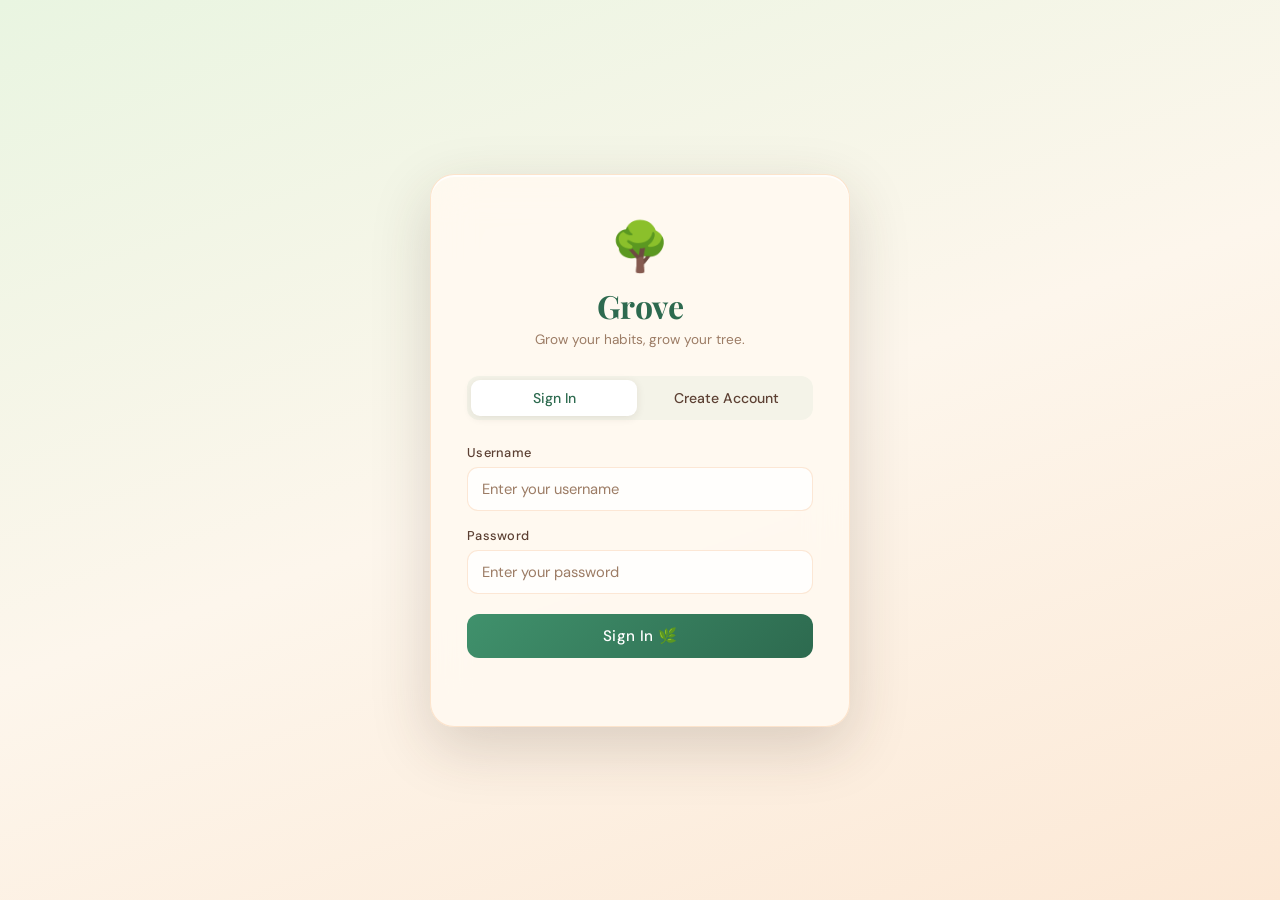
<file: index.html>
<!DOCTYPE html>
<html lang="en">
<head>
  <meta charset="UTF-8" />
  <meta name="viewport" content="width=device-width, initial-scale=1.0" />
  <title>Grove — Daily Growth Tracker</title>
  <link rel="stylesheet" href="style.css" />
  <link rel="icon" type="image/svg+xml" href="data:image/svg+xml,<svg xmlns='http://www.w3.org/2000/svg' viewBox='0 0 100 100'><text y='.9em' font-size='90'>🌳</text></svg>" />
  <link rel="preconnect" href="https://fonts.googleapis.com">
  <link href="https://fonts.googleapis.com/css2?family=Playfair+Display:ital,wght@0,500;0,700;1,500&family=DM+Sans:wght@300;400;500&display=swap" rel="stylesheet">
</head>
<body>

<!-- ANIMATED BACKGROUND (visible on login) -->
<div class="bg-scene" id="bg-scene">
  <div class="bg-cloud"></div>
  <div class="bg-cloud"></div>
  <div class="bg-cloud"></div>
</div>

<!-- ══════════════════════════════════════ -->
<!--               LOGIN PAGE              -->
<!-- ══════════════════════════════════════ -->
<div id="login-page" style="display:none;">
  <div class="login-card">
    <div class="login-logo">
      <span class="tree-icon">🌳</span>
      <h1>Grove</h1>
      <p>Grow your habits, grow your tree.</p>
    </div>

    <!-- Tabs -->
    <div class="tab-row">
      <button class="tab-btn active" data-tab="tab-login">Sign In</button>
      <button class="tab-btn" data-tab="tab-register">Create Account</button>
    </div>

    <!-- LOGIN PANEL -->
    <div id="tab-login" class="tab-panel">
      <div class="form-group">
        <label for="login-username">Username</label>
        <input type="text" id="login-username" placeholder="Enter your username" autocomplete="username" />
      </div>
      <div class="form-group">
        <label for="login-password">Password</label>
        <input type="password" id="login-password" placeholder="Enter your password" autocomplete="current-password" />
      </div>
      <button class="btn-primary" id="btn-login">Sign In 🌿</button>
      <div class="form-error" id="login-error"></div>
    </div>

    <!-- REGISTER PANEL -->
    <div id="tab-register" class="tab-panel" style="display:none;">
      <div class="form-group">
        <label for="reg-username">Choose a Username</label>
        <input type="text" id="reg-username" placeholder="e.g. naturelover" autocomplete="username" />
      </div>
      <div class="form-group">
        <label for="reg-password">Password</label>
        <input type="password" id="reg-password" placeholder="Min 4 characters" autocomplete="new-password" />
      </div>
      <div class="form-group">
        <label for="reg-confirm">Confirm Password</label>
        <input type="password" id="reg-confirm" placeholder="Repeat your password" autocomplete="new-password" />
      </div>
      <button class="btn-primary" id="btn-register">Plant Your Seed 🌱</button>
      <div class="form-error" id="reg-error"></div>
    </div>
  </div>
</div>

<!-- ══════════════════════════════════════ -->
<!--                MAIN APP               -->
<!-- ══════════════════════════════════════ -->
<div id="app-page" style="display:none;">

  <!-- HEADER -->
  <header class="site-header">
    <div class="logo">🌿 Grove</div>
    <div class="header-meta">
      <span id="current-date-display"></span>
      <div class="streak-badge" id="streak-badge">
        <span class="flame">🔥</span>
        <span id="streak-count">0</span> day streak
      </div>
      <!-- XP Bar -->
      <div class="xp-bar-wrap">
        <div class="xp-bar-bg">
          <div class="xp-bar-fill" id="xp-bar-fill" style="width:0%"></div>
        </div>
        <span class="xp-label" id="xp-label-text">0 XP</span>
      </div>
      <div class="topbar-user-right">
        <div class="avatar" id="user-avatar">U</div>
        <span class="user-name" id="user-display-name">User</span>
        <button class="logout-btn" id="logout-btn">Sign out</button>
      </div>
    </div>
  </header>

  <!-- MAIN LAYOUT -->
  <main class="app-layout">

    <!-- LEFT: TASKS PANEL -->
    <section class="tasks-panel glass-card">
      <div class="panel-header">
        <h2>Today's Rituals</h2>
        <p class="subtext">Complete tasks to grow your tree</p>
      </div>

      <div id="task-list" class="task-list"></div>

      <div class="add-task-area">
        <input type="text" id="new-task-input" placeholder="Add a new ritual…" maxlength="60"/>
        <button id="add-task-btn" id="btn-add-task">＋</button>
      </div>

      <div class="daily-progress-bar-wrap">
        <div class="daily-progress-label">
          <span>Daily Progress</span>
          <span id="progress-fraction">0/0</span>
        </div>
        <div class="progress-track">
          <div class="progress-fill" id="progress-fill"></div>
        </div>
      </div>

      <button class="btn-claim" id="day-complete-btn" disabled>
        ✅ Mark Day Complete
      </button>

      <!-- HOW IT WORKS -->
      <div class="how-it-works">
        <h3>🌱 How it Works</h3>
        <div class="how-steps">
          <div>✅ <strong>Check off tasks</strong> — your tree grows</div>
          <div>📅 <strong>Complete all daily</strong> — earn streak days</div>
          <div>🏆 <strong>3 consecutive weeks</strong> — tree bears fruit!</div>
          <div>🍎 <strong>Claim the fruit</strong> — unlock a reward</div>
        </div>
      </div>
    </section>

    <!-- CENTER: TREE STAGE -->
    <section class="tree-stage">
      <div class="sky-bg">
        <div class="cloud c1"></div>
        <div class="cloud c2"></div>
        <div class="cloud c3"></div>
      </div>

      <div class="tree-container" id="tree-container">
        <!-- Tree SVG injected by JS -->
      </div>

      <div class="ground"></div>

      <div class="tree-status-card glass-card">
        <div class="tree-level-badge" id="tree-level-badge">🌱 Seed</div>
        <div class="tree-week-info">
          Week <span id="week-number">1</span> of 3
          <div class="week-dots" id="week-dots"></div>
        </div>
      </div>

      <!-- Stats Row (overlaid on tree section) -->
      <div class="stats-row" id="stats-row">
        <div class="stat-box">
          <span class="stat-val" id="stat-streak">0</span>
          <span class="stat-lbl">🔥 Streak</span>
        </div>
        <div class="stat-box">
          <span class="stat-val" id="stat-weeks">0</span>
          <span class="stat-lbl">📅 Weeks</span>
        </div>
        <div class="stat-box">
          <span class="stat-val" id="stat-xp">0</span>
          <span class="stat-lbl">⭐ XP</span>
        </div>
      </div>

      <!-- FRUIT CLAIM POPUP -->
      <div class="fruit-popup" id="fruit-popup" style="display:none;">
        <div class="fruit-popup-inner">
          <div class="fruit-anim">🍎</div>
          <h3>Your Tree Bears Fruit!</h3>
          <p>You've completed <strong>3 weeks</strong> of daily rituals. A reward has ripened for you!</p>
          <button class="btn-harvest" id="btn-claim-voucher">🎁 Claim Your Voucher</button>
        </div>
      </div>
    </section>

    <!-- RIGHT: PROGRESS & VOUCHERS -->
    <section class="progress-panel glass-card">
      <div class="panel-header">
        <h2>Your Grove</h2>
        <p class="subtext">History & rewards</p>
      </div>

      <!-- Weekly Calendar -->
      <div class="week-calendar" id="week-calendar"></div>

      <!-- Month Track -->
      <div class="month-progress-section">
        <h3>This Month</h3>
        <div class="month-grid" id="month-grid"></div>
      </div>

      <!-- Week Streak (7-day) -->
      <div class="week-streak-section">
        <h3>This Week</h3>
        <div class="week-streak" id="week-streak"></div>
      </div>

      <!-- Milestone Track -->
      <div class="milestone-section">
        <h3>Fruit Milestones</h3>
        <div class="month-track" id="month-track"></div>
      </div>

      <!-- Voucher Wallet -->
      <div class="voucher-section">
        <h3>🎟 Voucher Wallet</h3>
        <div id="voucher-list" class="voucher-list">
          <p class="empty-voucher">Complete 3 weeks to earn your first voucher!</p>
        </div>
      </div>
    </section>

  </main>
</div>

<!-- CONFETTI CANVAS -->
<canvas id="confetti-canvas"></canvas>

<!-- VOUCHER MODAL -->
<div class="modal-overlay" id="voucher-modal" style="display:none;">
  <div class="modal-card glass-card">
    <div class="modal-icon">🎉</div>
    <h2>Voucher Unlocked!</h2>
    <div class="voucher-code-card" id="voucher-display-card">
      <div class="voucher-tag">GROVE REWARD</div>
      <div class="voucher-code" id="generated-code"></div>
      <div class="voucher-desc" id="voucher-reward-text"></div>
    </div>
    <p class="voucher-note">Screenshot this and treat yourself. You earned it! 🌳</p>
    <button class="btn-close-modal" id="btn-close-modal">Close</button>
  </div>
</div>

<!-- TOAST CONTAINER -->
<div class="toast-container" id="toast-container"></div>

<script src="app.js"></script>
</body>
</html>
</file>
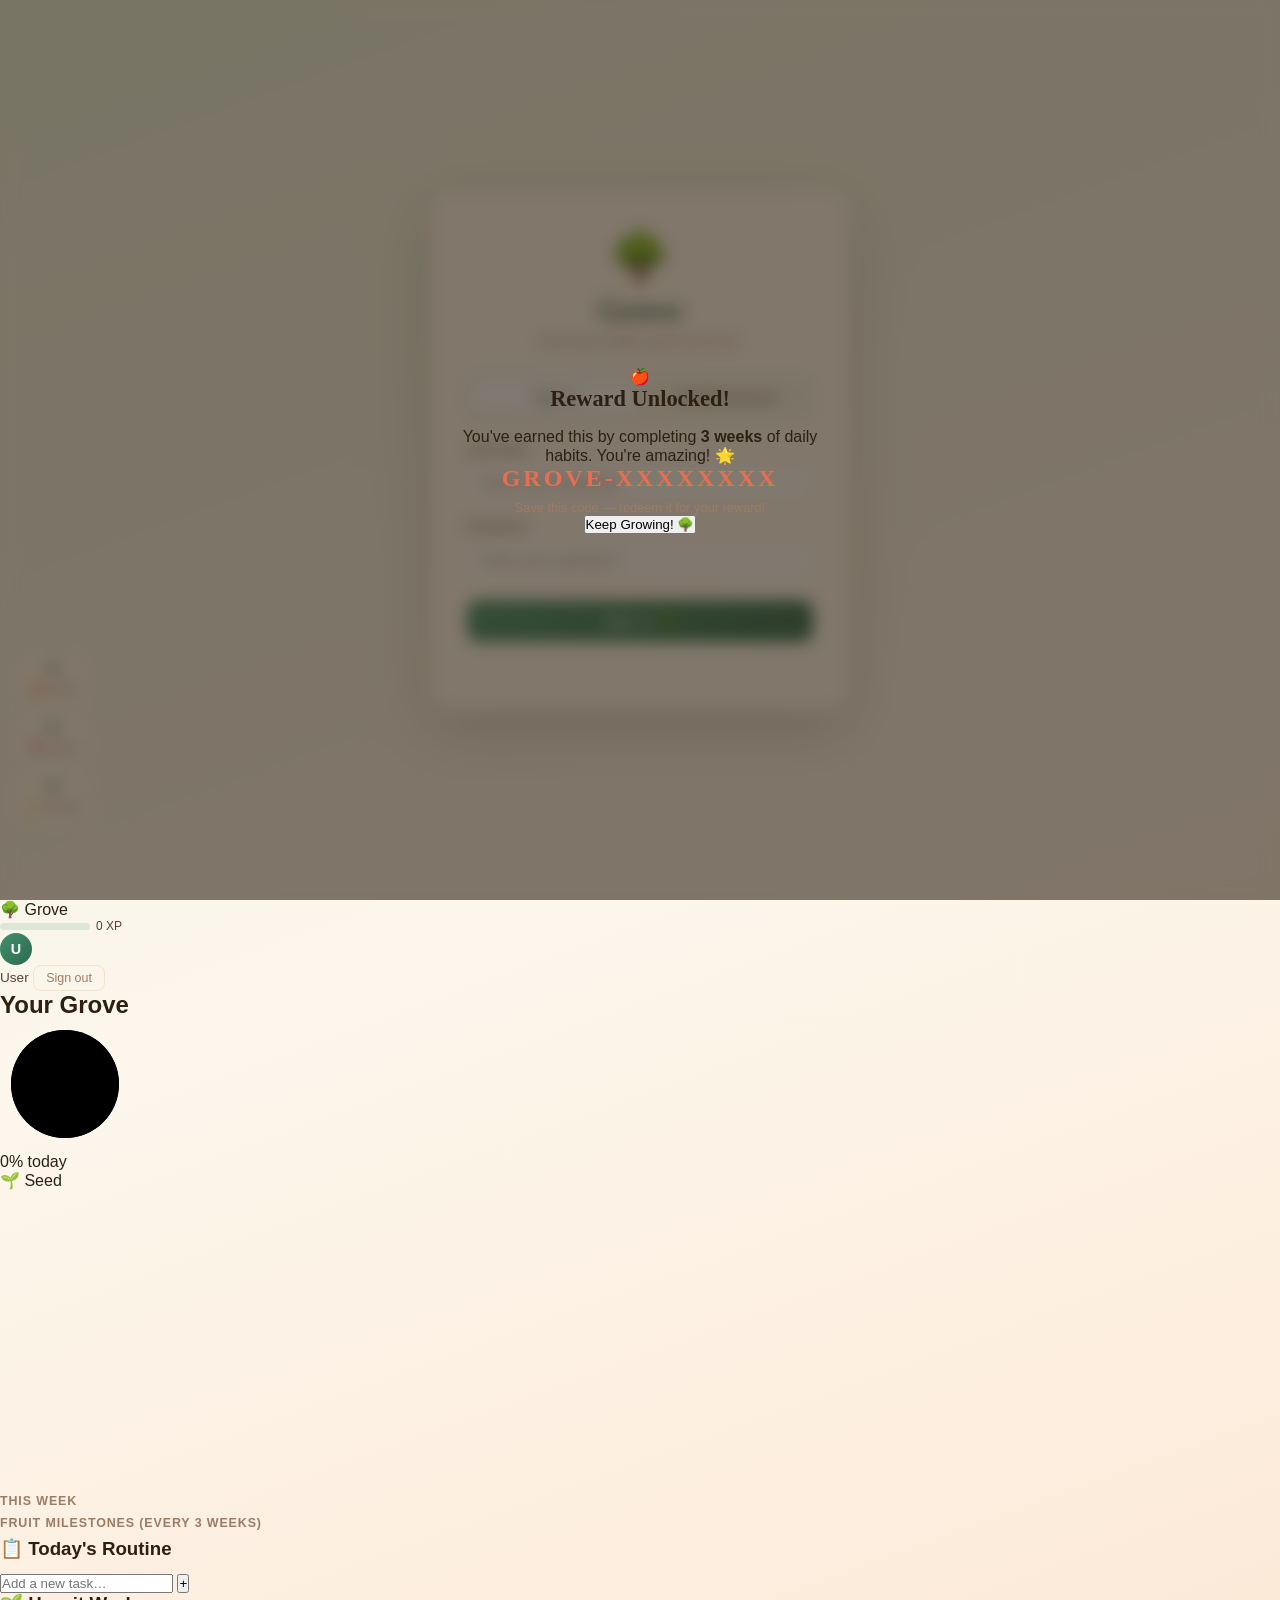
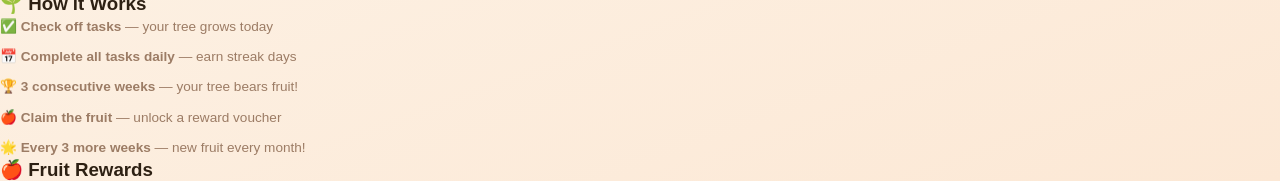
<file: login.html>
<!DOCTYPE html>
<html lang="en">
<head>
  <meta charset="UTF-8" />
  <meta name="viewport" content="width=device-width, initial-scale=1.0" />
  <title>Grove — Daily Habit Tracker</title>
  <link rel="stylesheet" href="style.css" />
  <link rel="icon" type="image/svg+xml" href="data:image/svg+xml,<svg xmlns='http://www.w3.org/2000/svg' viewBox='0 0 100 100'><text y='.9em' font-size='90'>🌳</text></svg>" />
</head>
<body>

<!-- ANIMATED BACKGROUND -->
<div class="bg-scene">
  <div class="bg-cloud"></div>
  <div class="bg-cloud"></div>
  <div class="bg-cloud"></div>
</div>

<!-- ══════════════════════════════════════ -->
<!--               LOGIN PAGE              -->
<!-- ══════════════════════════════════════ -->
<div id="login-page">
  <div class="login-card">
    <div class="login-logo">
      <span class="tree-icon">🌳</span>
      <h1>Grove</h1>
      <p>Grow your habits, grow your tree.</p>
    </div>

    <!-- Tabs -->
    <div class="tab-row">
      <button class="tab-btn active" data-tab="tab-login">Sign In</button>
      <button class="tab-btn" data-tab="tab-register">Create Account</button>
    </div>

    <!-- LOGIN PANEL -->
    <div id="tab-login" class="tab-panel">
      <div class="form-group">
        <label for="login-username">Username</label>
        <input type="text" id="login-username" placeholder="Enter your username" autocomplete="username" />
      </div>
      <div class="form-group">
        <label for="login-password">Password</label>
        <input type="password" id="login-password" placeholder="Enter your password" autocomplete="current-password" />
      </div>
      <button class="btn-primary" id="btn-login">Sign In 🌿</button>
      <div class="form-error" id="login-error"></div>
    </div>

    <!-- REGISTER PANEL -->
    <div id="tab-register" class="tab-panel" style="display:none;">
      <div class="form-group">
        <label for="reg-username">Choose a Username</label>
        <input type="text" id="reg-username" placeholder="e.g. naturelover" autocomplete="username" />
      </div>
      <div class="form-group">
        <label for="reg-password">Password</label>
        <input type="password" id="reg-password" placeholder="Min 4 characters" autocomplete="new-password" />
      </div>
      <div class="form-group">
        <label for="reg-confirm">Confirm Password</label>
        <input type="password" id="reg-confirm" placeholder="Repeat your password" autocomplete="new-password" />
      </div>
      <button class="btn-primary" id="btn-register">Plant Your Seed 🌱</button>
      <div class="form-error" id="reg-error"></div>
    </div>
  </div>
</div>

<!-- ══════════════════════════════════════ -->
<!--                MAIN APP               -->
<!-- ══════════════════════════════════════ -->
<div id="app-page">

  <!-- TOPBAR -->
  <header class="topbar">
    <div class="topbar-brand">
      <span>🌳</span> Grove
    </div>
    <div class="topbar-user">
      <!-- XP Bar -->
      <div class="xp-bar-wrap" style="width:140px;">
        <div class="xp-bar-bg">
          <div class="xp-bar-fill" id="xp-bar-fill" style="width:0%"></div>
        </div>
        <span class="xp-label" id="xp-label-text">0 XP</span>
      </div>
      <div class="avatar" id="user-avatar">U</div>
      <span class="user-name" id="user-display-name">User</span>
      <button class="logout-btn" id="logout-btn">Sign out</button>
    </div>
  </header>

  <!-- MAIN LAYOUT -->
  <div class="main-layout">

    <!-- LEFT: TREE + PROGRESS -->
    <div class="tree-section">
      <h2>Your Grove</h2>

      <!-- Progress Ring -->
      <div class="progress-ring-wrap">
        <svg width="130" height="130" viewBox="0 0 130 130">
          <circle class="progress-ring-track" cx="65" cy="65" r="54" />
          <circle class="progress-ring-fill" id="ring-fill" cx="65" cy="65" r="54"
            style="stroke-dasharray: 339.3; stroke-dashoffset: 339.3;" />
        </svg>
        <div class="ring-label">
          <span class="ring-pct" id="ring-pct">0%</span>
          <span class="ring-sub">today</span>
        </div>
      </div>

      <!-- Stage Badge -->
      <div class="stage-badge">
        <span class="dot"></span>
        <span id="stage-badge-text">🌱 Seed</span>
      </div>

      <!-- Tree Canvas -->
      <canvas id="tree-canvas" width="300" height="300"></canvas>

      <!-- Stats Row -->
      <div class="stats-row">
        <div class="stat-box">
          <span class="stat-val" id="stat-streak">0</span>
          <span class="stat-lbl">🔥 Streak</span>
        </div>
        <div class="stat-box">
          <span class="stat-val" id="stat-weeks">0</span>
          <span class="stat-lbl">📅 Weeks</span>
        </div>
        <div class="stat-box">
          <span class="stat-val" id="stat-xp">0</span>
          <span class="stat-lbl">⭐ Total XP</span>
        </div>
      </div>

      <!-- 7-Day Streak -->
      <div style="width:100%">
        <p style="font-size:0.78rem;font-weight:600;color:var(--muted);text-transform:uppercase;letter-spacing:.07em;margin-bottom:.5rem;">This Week</p>
        <div class="week-streak" id="week-streak"></div>
      </div>

      <!-- Month Achievement Track -->
      <div style="width:100%">
        <p style="font-size:0.78rem;font-weight:600;color:var(--muted);text-transform:uppercase;letter-spacing:.07em;margin-bottom:.5rem;">Fruit Milestones (every 3 weeks)</p>
        <div class="month-track" id="month-track"></div>
      </div>
    </div>

    <!-- RIGHT: TASKS + VOUCHERS -->
    <div class="right-panel">

      <!-- TASKS CARD -->
      <div class="card">
        <h3>📋 Today's Routine</h3>
        <div class="task-list" id="task-list"></div>
        <div class="add-task-row">
          <input type="text" id="new-task-input" placeholder="Add a new task…" maxlength="60" />
          <button id="btn-add-task">+</button>
        </div>
      </div>

      <!-- HOW IT WORKS -->
      <div class="card">
        <h3>🌱 How it Works</h3>
        <div style="font-size:0.85rem;color:var(--muted);line-height:1.75;display:flex;flex-direction:column;gap:0.4rem;">
          <div>✅ <strong>Check off tasks</strong> — your tree grows today</div>
          <div>📅 <strong>Complete all tasks daily</strong> — earn streak days</div>
          <div>🏆 <strong>3 consecutive weeks</strong> — your tree bears fruit!</div>
          <div>🍎 <strong>Claim the fruit</strong> — unlock a reward voucher</div>
          <div>🌟 <strong>Every 3 more weeks</strong> — new fruit every month!</div>
        </div>
      </div>

      <!-- VOUCHERS / REWARDS -->
      <div class="card">
        <h3>🍎 Fruit Rewards</h3>
        <div class="voucher-list" id="voucher-list"></div>
      </div>

    </div>
  </div>
</div>

<!-- VOUCHER CLAIM MODAL -->
<div class="modal-overlay" id="modal-overlay">
  <div class="modal-card">
    <div class="modal-fruit">🍎</div>
    <h2 id="modal-title">Reward Unlocked!</h2>
    <p>You've earned this by completing <strong>3 weeks</strong> of daily habits. You're amazing! 🌟</p>
    <div class="voucher-code" id="modal-code">GROVE-XXXXXXXX</div>
    <p style="font-size:0.8rem;color:var(--muted);">Save this code — redeem it for your reward!</p>
    <button class="modal-close" id="modal-close-btn">Keep Growing! 🌳</button>
  </div>
</div>

<!-- TOAST CONTAINER -->
<div class="toast-container" id="toast-container"></div>

<script src="app.js"></script>
</body>
</html>
</file>
<file: style.css>
/* ============================================
   GROVE — Daily Growth Tracker
   Unified CSS: Login + App
   ============================================ */

:root {
  --soil:         #3d2b1f;
  --bark:         #6b3f2a;
  --leaf-dark:    #2d6a4f;
  --leaf-mid:     #40916c;
  --leaf-light:   #74c69d;
  --leaf-pale:    #b7e4c7;
  --sky-top:      #a8dadc;
  --sky-bottom:   #caf0f8;
  --parchment:    #fdf6ec;
  --cream:        #fff9f0;
  --gold:         #f4a261;
  --gold-deep:    #e76f51;
  --fruit-red:    #e63946;
  --text-dark:    #2d2013;
  --text-mid:     #5c4033;
  --text-light:   #9c7c65;
  --muted:        #9c7c65;
  --glass-bg:     rgba(255, 249, 240, 0.72);
  --glass-border: rgba(244, 162, 97, 0.25);
  --shadow:       0 8px 40px rgba(61,43,31,0.13);
  --radius:       18px;
}

*, *::before, *::after { box-sizing: border-box; margin: 0; padding: 0; }
html { font-size: 16px; scroll-behavior: smooth; }

body {
  font-family: 'DM Sans', sans-serif;
  background: linear-gradient(160deg, #e9f5e1 0%, #fdf6ec 50%, #fce8d5 100%);
  min-height: 100vh;
  color: var(--text-dark);
  overflow-x: hidden;
}

/* ══════════════════════════════════════
   ANIMATED BG (Login scene)
══════════════════════════════════════ */
.bg-scene {
  position: fixed;
  inset: 0;
  pointer-events: none;
  overflow: hidden;
  z-index: 0;
}
.bg-cloud {
  position: absolute;
  background: rgba(255,255,255,0.6);
  border-radius: 50px;
  filter: blur(10px);
  animation: bgDrift linear infinite;
}
.bg-cloud:nth-child(1) { width:180px; height:55px; top:15%; left:-200px; animation-duration:28s; animation-delay:0s; }
.bg-cloud:nth-child(2) { width:120px; height:40px; top:35%; left:-160px; animation-duration:22s; animation-delay:-8s; }
.bg-cloud:nth-child(3) { width:150px; height:48px; top:60%; left:-180px; animation-duration:32s; animation-delay:-15s; }
@keyframes bgDrift {
  from { transform: translateX(0); }
  to   { transform: translateX(calc(100vw + 300px)); }
}

/* ══════════════════════════════════════
   LOGIN PAGE
══════════════════════════════════════ */
#login-page {
  min-height: 100vh;
  display: flex;
  align-items: center;
  justify-content: center;
  position: relative;
  z-index: 1;
  padding: 24px;
}

.login-card {
  background: rgba(255, 249, 240, 0.92);
  backdrop-filter: blur(20px);
  border: 1px solid var(--glass-border);
  border-radius: 24px;
  box-shadow: 0 20px 60px rgba(61,43,31,0.18), 0 2px 0 rgba(255,255,255,0.8) inset;
  padding: 40px 36px;
  width: 100%;
  max-width: 420px;
  animation: slideUp 0.5s cubic-bezier(0.34,1.56,0.64,1);
}

.login-logo {
  text-align: center;
  margin-bottom: 28px;
}
.login-logo .tree-icon {
  font-size: 3rem;
  display: block;
  margin-bottom: 6px;
  animation: sway 3s ease-in-out infinite alternate;
}
@keyframes sway {
  from { transform: rotate(-4deg); }
  to   { transform: rotate(4deg); }
}
.login-logo h1 {
  font-family: 'Playfair Display', serif;
  font-size: 2rem;
  font-weight: 700;
  color: var(--leaf-dark);
  letter-spacing: -0.5px;
  margin-bottom: 4px;
}
.login-logo p {
  font-size: 0.85rem;
  color: var(--text-light);
}

/* Tabs */
.tab-row {
  display: flex;
  gap: 6px;
  margin-bottom: 24px;
  background: rgba(200,220,200,0.2);
  border-radius: 12px;
  padding: 4px;
}
.tab-btn {
  flex: 1;
  padding: 9px;
  border: none;
  border-radius: 9px;
  background: transparent;
  font-family: 'DM Sans', sans-serif;
  font-size: 0.88rem;
  font-weight: 500;
  color: var(--text-mid);
  cursor: pointer;
  transition: all 0.2s;
}
.tab-btn.active {
  background: white;
  color: var(--leaf-dark);
  box-shadow: 0 2px 8px rgba(61,43,31,0.1);
}

/* Form */
.form-group {
  margin-bottom: 16px;
}
.form-group label {
  display: block;
  font-size: 0.8rem;
  font-weight: 500;
  color: var(--text-mid);
  margin-bottom: 6px;
  letter-spacing: 0.02em;
}
.form-group input {
  width: 100%;
  padding: 11px 14px;
  border: 1.5px solid var(--glass-border);
  border-radius: 11px;
  background: rgba(255,255,255,0.75);
  font-family: 'DM Sans', sans-serif;
  font-size: 0.92rem;
  color: var(--text-dark);
  outline: none;
  transition: border-color 0.2s, box-shadow 0.2s;
}
.form-group input:focus {
  border-color: var(--leaf-mid);
  box-shadow: 0 0 0 3px rgba(64,145,108,0.12);
}
.form-group input::placeholder { color: var(--text-light); }

.btn-primary {
  width: 100%;
  padding: 12px;
  border: none;
  border-radius: 12px;
  background: linear-gradient(135deg, var(--leaf-mid), var(--leaf-dark));
  color: white;
  font-family: 'DM Sans', sans-serif;
  font-size: 0.95rem;
  font-weight: 500;
  cursor: pointer;
  transition: transform 0.2s, box-shadow 0.2s;
  margin-top: 4px;
  letter-spacing: 0.02em;
}
.btn-primary:hover {
  transform: translateY(-2px);
  box-shadow: 0 6px 20px rgba(45,106,79,0.35);
}
.btn-primary:active { transform: translateY(0); }

.form-error {
  margin-top: 10px;
  font-size: 0.82rem;
  color: var(--fruit-red);
  min-height: 18px;
  font-weight: 500;
}

/* ══════════════════════════════════════
   APP PAGE HEADER
══════════════════════════════════════ */
.site-header {
  display: flex;
  align-items: center;
  justify-content: space-between;
  padding: 14px 36px;
  background: rgba(255,249,240,0.9);
  backdrop-filter: blur(12px);
  border-bottom: 1px solid var(--glass-border);
  position: sticky;
  top: 0;
  z-index: 100;
  gap: 16px;
  flex-wrap: wrap;
}
.logo {
  font-family: 'Playfair Display', serif;
  font-size: 1.5rem;
  font-weight: 700;
  color: var(--leaf-dark);
  letter-spacing: -0.5px;
  flex-shrink: 0;
}
.header-meta {
  display: flex;
  align-items: center;
  gap: 14px;
  flex-wrap: wrap;
}
#current-date-display {
  font-size: 0.85rem;
  color: var(--text-mid);
}
.streak-badge {
  display: flex;
  align-items: center;
  gap: 5px;
  background: linear-gradient(135deg, #fff3e0, #ffe0b2);
  border: 1.5px solid var(--gold);
  border-radius: 30px;
  padding: 4px 12px;
  font-weight: 500;
  color: var(--gold-deep);
  font-size: 0.82rem;
  flex-shrink: 0;
}
.flame { font-size: 0.95rem; }

/* XP Bar */
.xp-bar-wrap {
  display: flex;
  align-items: center;
  gap: 6px;
  flex-shrink: 0;
}
.xp-bar-bg {
  width: 90px;
  height: 7px;
  background: rgba(64,145,108,0.15);
  border-radius: 100px;
  overflow: hidden;
}
.xp-bar-fill {
  height: 100%;
  background: linear-gradient(90deg, var(--leaf-mid), var(--leaf-light));
  border-radius: 100px;
  transition: width 0.5s ease;
}
.xp-label {
  font-size: 0.75rem;
  color: var(--text-mid);
  font-weight: 500;
  white-space: nowrap;
}

/* User right side */
.topbar-user-right {
  display: flex;
  align-items: center;
  gap: 8px;
}
.avatar {
  width: 32px; height: 32px;
  border-radius: 50%;
  background: linear-gradient(135deg, var(--leaf-mid), var(--leaf-dark));
  color: white;
  font-weight: 600;
  font-size: 0.9rem;
  display: flex; align-items: center; justify-content: center;
  flex-shrink: 0;
}
.user-name {
  font-size: 0.85rem;
  font-weight: 500;
  color: var(--text-mid);
}
.logout-btn {
  padding: 5px 12px;
  border: 1.5px solid var(--glass-border);
  border-radius: 8px;
  background: transparent;
  font-family: 'DM Sans', sans-serif;
  font-size: 0.78rem;
  color: var(--text-light);
  cursor: pointer;
  transition: all 0.2s;
}
.logout-btn:hover {
  border-color: var(--fruit-red);
  color: var(--fruit-red);
  background: rgba(230,57,70,0.05);
}

/* ══════════════════════════════════════
   APP MAIN LAYOUT
══════════════════════════════════════ */
.app-layout {
  display: grid;
  grid-template-columns: 300px 1fr 280px;
  gap: 22px;
  padding: 24px 32px;
  max-width: 1300px;
  margin: 0 auto;
  min-height: calc(100vh - 60px);
}

.glass-card {
  background: var(--glass-bg);
  backdrop-filter: blur(16px);
  border: 1px solid var(--glass-border);
  border-radius: var(--radius);
  box-shadow: var(--shadow);
  padding: 22px;
}

.panel-header h2 {
  font-family: 'Playfair Display', serif;
  font-size: 1.25rem;
  color: var(--text-dark);
  margin-bottom: 3px;
}
.subtext {
  font-size: 0.78rem;
  color: var(--text-light);
  margin-bottom: 18px;
}

/* ── TASKS PANEL ── */
.tasks-panel {
  display: flex;
  flex-direction: column;
  gap: 0;
  overflow: hidden;
}
.task-list {
  display: flex;
  flex-direction: column;
  gap: 8px;
  margin-bottom: 14px;
  max-height: 320px;
  overflow-y: auto;
  padding-right: 2px;
}
.task-list::-webkit-scrollbar { width: 4px; }
.task-list::-webkit-scrollbar-thumb { background: var(--leaf-pale); border-radius: 10px; }

.task-item {
  display: flex;
  align-items: center;
  gap: 10px;
  background: rgba(255,255,255,0.6);
  border: 1.5px solid transparent;
  border-radius: 11px;
  padding: 10px 12px;
  cursor: pointer;
  transition: all 0.25s ease;
}
.task-item:hover { border-color: var(--leaf-light); background: rgba(255,255,255,0.88); }
.task-item.done {
  background: linear-gradient(135deg, rgba(116,198,157,0.18), rgba(64,145,108,0.1));
  border-color: var(--leaf-mid);
}
.task-item.done .task-label { text-decoration: line-through; color: var(--text-light); }

.task-checkbox {
  width: 22px; height: 22px;
  border-radius: 50%;
  border: 2px solid var(--leaf-mid);
  display: flex; align-items: center; justify-content: center;
  flex-shrink: 0;
  background: white;
  transition: all 0.25s;
  font-size: 0.72rem;
  color: white;
}
.task-item.done .task-checkbox { background: var(--leaf-mid); border-color: var(--leaf-dark); }

.task-label {
  flex: 1;
  font-size: 0.88rem;
  color: var(--text-dark);
  line-height: 1.3;
}
.task-delete {
  font-size: 0.72rem;
  color: var(--text-light);
  background: none;
  border: none;
  cursor: pointer;
  opacity: 0;
  transition: opacity 0.2s;
  padding: 4px;
}
.task-item:hover .task-delete { opacity: 1; }

/* Add Task */
.add-task-area {
  display: flex;
  gap: 8px;
  margin-bottom: 16px;
}
.add-task-area input {
  flex: 1;
  border: 1.5px solid var(--glass-border);
  border-radius: 10px;
  padding: 9px 12px;
  font-family: 'DM Sans', sans-serif;
  font-size: 0.86rem;
  background: rgba(255,255,255,0.7);
  color: var(--text-dark);
  outline: none;
  transition: border-color 0.2s;
}
.add-task-area input:focus { border-color: var(--leaf-mid); }
.add-task-area input::placeholder { color: var(--text-light); }
#add-task-btn {
  width: 38px; height: 38px;
  border-radius: 10px;
  border: none;
  background: var(--leaf-mid);
  color: white;
  font-size: 1.3rem;
  cursor: pointer;
  transition: background 0.2s, transform 0.15s;
  display: flex; align-items: center; justify-content: center;
  flex-shrink: 0;
}
#add-task-btn:hover { background: var(--leaf-dark); transform: scale(1.07); }

/* Progress bar */
.daily-progress-bar-wrap { margin-bottom: 14px; }
.daily-progress-label {
  display: flex;
  justify-content: space-between;
  font-size: 0.76rem;
  color: var(--text-mid);
  margin-bottom: 6px;
}
.progress-track {
  height: 7px;
  background: rgba(64,145,108,0.15);
  border-radius: 100px;
  overflow: hidden;
}
.progress-fill {
  height: 100%;
  background: linear-gradient(90deg, var(--leaf-mid), var(--leaf-light));
  border-radius: 100px;
  width: 0%;
  transition: width 0.5s cubic-bezier(0.34,1.56,0.64,1);
}

/* Day complete button */
.btn-claim {
  width: 100%;
  padding: 12px;
  border-radius: 12px;
  border: none;
  background: linear-gradient(135deg, var(--leaf-mid), var(--leaf-dark));
  color: white;
  font-family: 'DM Sans', sans-serif;
  font-size: 0.92rem;
  font-weight: 500;
  cursor: pointer;
  transition: all 0.25s;
  margin-bottom: 18px;
}
.btn-claim:disabled { background: #c8d8c8; color: #8a9e8a; cursor: not-allowed; }
.btn-claim:not(:disabled):hover {
  transform: translateY(-2px);
  box-shadow: 0 6px 20px rgba(45,106,79,0.35);
}

/* How it works */
.how-it-works {
  border-top: 1px solid var(--glass-border);
  padding-top: 14px;
}
.how-it-works h3 {
  font-family: 'Playfair Display', serif;
  font-size: 0.9rem;
  color: var(--text-dark);
  margin-bottom: 8px;
}
.how-steps {
  display: flex;
  flex-direction: column;
  gap: 5px;
  font-size: 0.79rem;
  color: var(--text-mid);
  line-height: 1.6;
}

/* ── TREE STAGE ── */
.tree-stage {
  position: relative;
  display: flex;
  flex-direction: column;
  align-items: center;
  justify-content: flex-end;
  border-radius: var(--radius);
  overflow: hidden;
  min-height: 520px;
  background: linear-gradient(180deg, #a8e6cf 0%, #dcedc8 60%, #c8e6c9 100%);
  box-shadow: var(--shadow);
}
.sky-bg {
  position: absolute;
  inset: 0;
  background: linear-gradient(180deg, #b2ebf2 0%, #e8f5e9 100%);
  overflow: hidden;
}
.cloud {
  position: absolute;
  background: rgba(255,255,255,0.82);
  border-radius: 50px;
  filter: blur(6px);
}
.c1 { width:90px;  height:30px; top:14%; left:10%; animation: drift 18s linear infinite; }
.c2 { width:60px;  height:22px; top:25%; left:60%; animation: drift 25s linear infinite reverse; }
.c3 { width:75px;  height:26px; top:8%;  left:42%; animation: drift 22s linear infinite 8s; }
@keyframes drift {
  0%   { transform: translateX(-40px); }
  50%  { transform: translateX(40px); }
  100% { transform: translateX(-40px); }
}

.ground {
  width: 100%;
  height: 65px;
  background: linear-gradient(180deg, #6d4c41 0%, #4e342e 100%);
  border-radius: 0 0 var(--radius) var(--radius);
  position: relative;
  z-index: 2;
  flex-shrink: 0;
}
.ground::before {
  content: '';
  position: absolute;
  top: -13px; left: 0; right: 0;
  height: 26px;
  background: linear-gradient(180deg, #8d6e63 0%, #6d4c41 100%);
  border-radius: 50% 50% 0 0 / 13px 13px 0 0;
}

.tree-container {
  position: relative;
  z-index: 3;
  display: flex;
  align-items: flex-end;
  justify-content: center;
  height: 370px;
  width: 100%;
}

/* Tree SVG */
.tree-svg {
  transition: all 0.6s ease;
  filter: drop-shadow(0 6px 14px rgba(0,0,0,0.15));
  animation: sprout 0.6s cubic-bezier(0.34,1.56,0.64,1) both;
}
@keyframes sprout {
  from { transform: scaleY(0); transform-origin: bottom center; opacity: 0; }
  to   { transform: scaleY(1); transform-origin: bottom center; opacity: 1; }
}

/* Fruits */
.fruit-item {
  cursor: pointer;
  animation: hang 2s ease-in-out infinite alternate;
  filter: drop-shadow(0 3px 6px rgba(0,0,0,0.2));
  transform-origin: center top;
}
.fruit-item:hover { filter: drop-shadow(0 4px 10px rgba(230,57,70,0.5)) brightness(1.1); }
@keyframes hang {
  0%   { transform: rotate(-4deg); }
  100% { transform: rotate(4deg); }
}
.fruit-item:nth-child(2) { animation-delay: -0.5s; }
.fruit-item:nth-child(3) { animation-delay: -1s; }

/* Tree status card */
.tree-status-card {
  position: absolute;
  bottom: 78px;
  right: 14px;
  z-index: 5;
  padding: 10px 14px;
  background: rgba(255,249,240,0.9);
  border-radius: 13px;
  min-width: 120px;
  text-align: center;
}
.tree-level-badge {
  font-family: 'Playfair Display', serif;
  font-size: 0.95rem;
  font-weight: 700;
  color: var(--leaf-dark);
  margin-bottom: 5px;
}
.tree-week-info {
  font-size: 0.73rem;
  color: var(--text-mid);
}
.week-dots {
  display: flex;
  gap: 5px;
  justify-content: center;
  margin-top: 5px;
}
.week-dot {
  width: 9px; height: 9px;
  border-radius: 50%;
  background: #d0c0b0;
  transition: background 0.4s;
}
.week-dot.done    { background: var(--leaf-mid); }
.week-dot.partial { background: var(--leaf-light); }

/* Stats row (overlaid on tree) */
.stats-row {
  position: absolute;
  bottom: 78px;
  left: 14px;
  z-index: 5;
  display: flex;
  flex-direction: column;
  gap: 6px;
}
.stat-box {
  background: rgba(255,249,240,0.9);
  border-radius: 10px;
  padding: 7px 12px;
  text-align: center;
  min-width: 70px;
}
.stat-val {
  display: block;
  font-family: 'Playfair Display', serif;
  font-size: 1.1rem;
  font-weight: 700;
  color: var(--leaf-dark);
}
.stat-lbl {
  font-size: 0.65rem;
  color: var(--text-light);
}

/* Fruit popup */
.fruit-popup {
  position: absolute;
  inset: 0;
  z-index: 20;
  display: flex;
  align-items: center;
  justify-content: center;
  background: rgba(45,106,79,0.55);
  backdrop-filter: blur(6px);
  border-radius: var(--radius);
  animation: fadeIn 0.5s ease;
}
.fruit-popup-inner {
  background: var(--cream);
  border-radius: 20px;
  padding: 32px 28px;
  text-align: center;
  max-width: 270px;
  box-shadow: 0 20px 60px rgba(0,0,0,0.25);
}
.fruit-anim {
  font-size: 3.5rem;
  margin-bottom: 10px;
  display: block;
  animation: bounce 0.8s ease infinite alternate;
}
@keyframes bounce { to { transform: translateY(-10px); } }
.fruit-popup-inner h3 {
  font-family: 'Playfair Display', serif;
  font-size: 1.2rem;
  color: var(--text-dark);
  margin-bottom: 8px;
}
.fruit-popup-inner p { font-size: 0.85rem; color: var(--text-mid); margin-bottom: 18px; }
.btn-harvest {
  background: linear-gradient(135deg, var(--gold), var(--gold-deep));
  color: white;
  border: none;
  padding: 11px 22px;
  border-radius: 12px;
  font-size: 0.92rem;
  font-weight: 500;
  cursor: pointer;
  transition: transform 0.2s, box-shadow 0.2s;
  font-family: 'DM Sans', sans-serif;
}
.btn-harvest:hover { transform: scale(1.05); box-shadow: 0 8px 24px rgba(231,111,81,0.4); }

/* ── PROGRESS PANEL ── */
.progress-panel {
  display: flex;
  flex-direction: column;
  gap: 18px;
  overflow-y: auto;
  max-height: calc(100vh - 90px);
}
.progress-panel h3 {
  font-family: 'Playfair Display', serif;
  font-size: 0.95rem;
  color: var(--text-dark);
  margin-bottom: 9px;
}

/* Week calendar */
.week-calendar {
  display: flex;
  gap: 5px;
}
.day-cell {
  flex: 1;
  aspect-ratio: 1;
  border-radius: 9px;
  background: rgba(200,220,200,0.25);
  border: 1.5px solid transparent;
  display: flex;
  flex-direction: column;
  align-items: center;
  justify-content: center;
  font-size: 0.68rem;
  color: var(--text-mid);
  transition: all 0.3s;
}
.day-cell .day-name { font-size: 0.58rem; text-transform: uppercase; color: var(--text-light); margin-bottom: 2px; }
.day-cell .day-num  { font-weight: 600; }
.day-cell.complete  { background: linear-gradient(135deg, #b7e4c7, #74c69d); border-color: var(--leaf-mid); color: white; }
.day-cell.complete .day-name { color: rgba(255,255,255,0.8); }
.day-cell.today     { border-color: var(--gold); }
.day-cell.missed    { background: rgba(200,100,100,0.1); border-color: rgba(200,100,100,0.3); }

/* Month grid */
.month-grid {
  display: grid;
  grid-template-columns: repeat(7, 1fr);
  gap: 4px;
}
.month-cell {
  aspect-ratio: 1;
  border-radius: 5px;
  background: rgba(200,220,200,0.2);
  display: flex;
  align-items: center;
  justify-content: center;
  font-size: 0.6rem;
  color: var(--text-light);
  transition: background 0.3s;
}
.month-cell.done       { background: var(--leaf-light); color: var(--leaf-dark); font-weight: 600; }
.month-cell.today-cell { outline: 2px solid var(--gold); outline-offset: 1px; }

/* Week streak dots */
.week-streak {
  display: flex;
  gap: 7px;
}
.streak-dot {
  flex: 1;
  height: 9px;
  border-radius: 100px;
  background: rgba(200,220,200,0.35);
  transition: background 0.3s;
}
.streak-dot.done  { background: linear-gradient(90deg, var(--leaf-mid), var(--leaf-light)); }
.streak-dot.today { outline: 2px solid var(--gold); outline-offset: 2px; }

/* Milestone track */
.month-track {
  display: flex;
  gap: 10px;
  align-items: center;
}
.milestone-node {
  width: 38px; height: 38px;
  border-radius: 50%;
  background: rgba(200,220,200,0.25);
  border: 2px solid rgba(200,220,200,0.5);
  display: flex;
  align-items: center;
  justify-content: center;
  font-size: 1rem;
  color: var(--text-light);
  transition: all 0.4s;
  cursor: default;
}
.milestone-node.done {
  background: linear-gradient(135deg, #fff3e0, #fce8d5);
  border-color: var(--gold);
  box-shadow: 0 3px 10px rgba(244,162,97,0.25);
}
.milestone-node.active {
  background: linear-gradient(135deg, #e8f5e9, #b7e4c7);
  border-color: var(--leaf-mid);
  animation: pulse 2s ease-in-out infinite;
}
@keyframes pulse {
  0%, 100% { box-shadow: 0 0 0 0 rgba(64,145,108,0.3); }
  50%       { box-shadow: 0 0 0 6px rgba(64,145,108,0); }
}

/* Voucher section */
.voucher-list {
  display: flex;
  flex-direction: column;
  gap: 8px;
}
.empty-voucher {
  font-size: 0.78rem;
  color: var(--text-light);
  text-align: center;
  padding: 14px;
  background: rgba(200,200,200,0.1);
  border-radius: 10px;
  border: 1px dashed #c8b8a8;
}
.voucher-item {
  background: linear-gradient(135deg, #fff3e0, #fce8d5);
  border: 1.5px solid var(--gold);
  border-radius: 11px;
  padding: 10px 12px;
  display: flex;
  align-items: center;
  gap: 10px;
  animation: fadeIn 0.5s ease;
}
.voucher-item .v-icon  { font-size: 1.3rem; }
.voucher-item .v-info  { flex: 1; }
.voucher-item .v-title { font-weight: 600; font-size: 0.8rem; color: var(--gold-deep); }
.voucher-item .v-code  { font-size: 0.7rem; color: var(--text-light); font-family: monospace; }
.voucher-item .v-status {
  font-size: 0.65rem;
  background: #ffd700;
  color: #5c3d00;
  border-radius: 20px;
  padding: 3px 7px;
  font-weight: 600;
  flex-shrink: 0;
}

/* ══════════════════════════════════════
   CONFETTI & MODALS
══════════════════════════════════════ */
#confetti-canvas {
  position: fixed;
  inset: 0;
  pointer-events: none;
  z-index: 9999;
}

.modal-overlay {
  position: fixed;
  inset: 0;
  background: rgba(45,32,19,0.6);
  backdrop-filter: blur(8px);
  z-index: 1000;
  display: flex;
  align-items: center;
  justify-content: center;
  animation: fadeIn 0.3s ease;
  padding: 24px;
}
.modal-card {
  max-width: 380px;
  width: 100%;
  text-align: center;
  animation: slideUp 0.4s cubic-bezier(0.34,1.56,0.64,1);
}
.modal-icon { font-size: 3.2rem; margin-bottom: 8px; }
.modal-card h2 {
  font-family: 'Playfair Display', serif;
  font-size: 1.4rem;
  margin-bottom: 16px;
  color: var(--text-dark);
}
.voucher-code-card {
  background: linear-gradient(135deg, #fff8f0, #fdebd0);
  border: 2px dashed var(--gold);
  border-radius: 16px;
  padding: 18px;
  margin-bottom: 14px;
}
.voucher-tag {
  font-size: 0.65rem;
  letter-spacing: 3px;
  color: var(--text-light);
  text-transform: uppercase;
  margin-bottom: 8px;
}
.voucher-code {
  font-family: 'Playfair Display', serif;
  font-size: 1.5rem;
  font-weight: 700;
  color: var(--gold-deep);
  letter-spacing: 3px;
  margin-bottom: 8px;
}
.voucher-desc { font-size: 0.82rem; color: var(--text-mid); }
.voucher-note { font-size: 0.78rem; color: var(--text-light); margin-bottom: 16px; }

.btn-close-modal {
  background: var(--leaf-mid);
  color: white;
  border: none;
  padding: 10px 26px;
  border-radius: 10px;
  font-family: 'DM Sans', sans-serif;
  font-size: 0.9rem;
  cursor: pointer;
  transition: background 0.2s;
}
.btn-close-modal:hover { background: var(--leaf-dark); }

/* ══════════════════════════════════════
   TOAST
══════════════════════════════════════ */
.toast-container {
  position: fixed;
  bottom: 24px;
  left: 50%;
  transform: translateX(-50%);
  z-index: 9000;
  display: flex;
  flex-direction: column;
  gap: 8px;
  align-items: center;
  pointer-events: none;
}
.toast {
  background: rgba(45,106,79,0.92);
  color: white;
  padding: 10px 22px;
  border-radius: 100px;
  font-size: 0.87rem;
  font-weight: 500;
  backdrop-filter: blur(8px);
  opacity: 0;
  transform: translateY(12px);
  transition: opacity 0.3s, transform 0.3s;
  white-space: nowrap;
}
.toast.show { opacity: 1; transform: translateY(0); }

/* ══════════════════════════════════════
   ANIMATIONS
══════════════════════════════════════ */
@keyframes fadeIn {
  from { opacity: 0; }
  to   { opacity: 1; }
}
@keyframes slideUp {
  from { transform: translateY(40px); opacity: 0; }
  to   { transform: translateY(0);    opacity: 1; }
}

/* Scrollbar */
::-webkit-scrollbar { width: 5px; }
::-webkit-scrollbar-thumb { background: var(--leaf-pale); border-radius: 10px; }

/* ══════════════════════════════════════
   RESPONSIVE
══════════════════════════════════════ */
@media (max-width: 1100px) {
  .app-layout {
    grid-template-columns: 1fr 1fr;
    grid-template-rows: auto auto;
  }
  .tree-stage {
    grid-column: 1 / -1;
    min-height: 400px;
  }
  .stats-row { flex-direction: row; gap: 8px; bottom: 78px; }
}

@media (max-width: 700px) {
  .app-layout {
    grid-template-columns: 1fr;
    padding: 14px;
    gap: 14px;
  }
  .tree-stage { min-height: 340px; }
  .site-header { padding: 12px 16px; gap: 10px; }
  #current-date-display { display: none; }
  .login-card { padding: 28px 22px; }
  .stats-row { display: none; }
}
</file>
